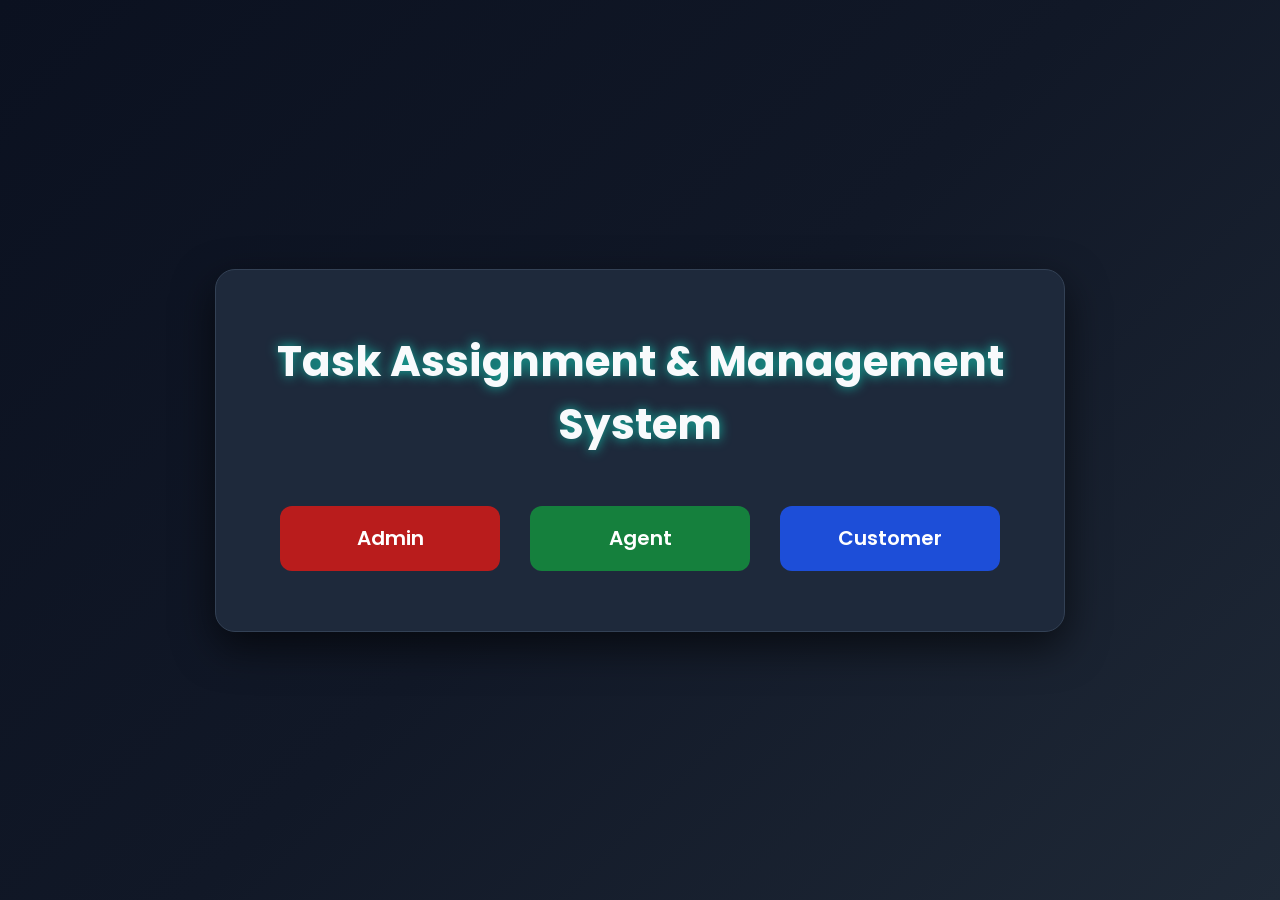
<file: index.html>
<!DOCTYPE html>
<html lang="en">
<head>
    <meta charset="UTF-8">
    <meta name="viewport" content="width=device-width, initial-scale=1.0">
    <title>TAMS</title>
    
    <link rel="stylesheet" href="index.css">
</head>
<body>
    

<div class="container">
    <h1>Task Assignment & Management System</h1>

    <div class="button-group">
        <a href="Admin/Admin.html">
            <button class="btn admin">Admin</button>
        </a>

        <a href="Agent/Agent.html">
            <button class="btn agent">Agent</button>
        </a>

        <a href="Customer/Customer.html">
            <button class="btn customer">Customer</button>
        </a>
    </div>
</div>




</body>
</html>
</file>
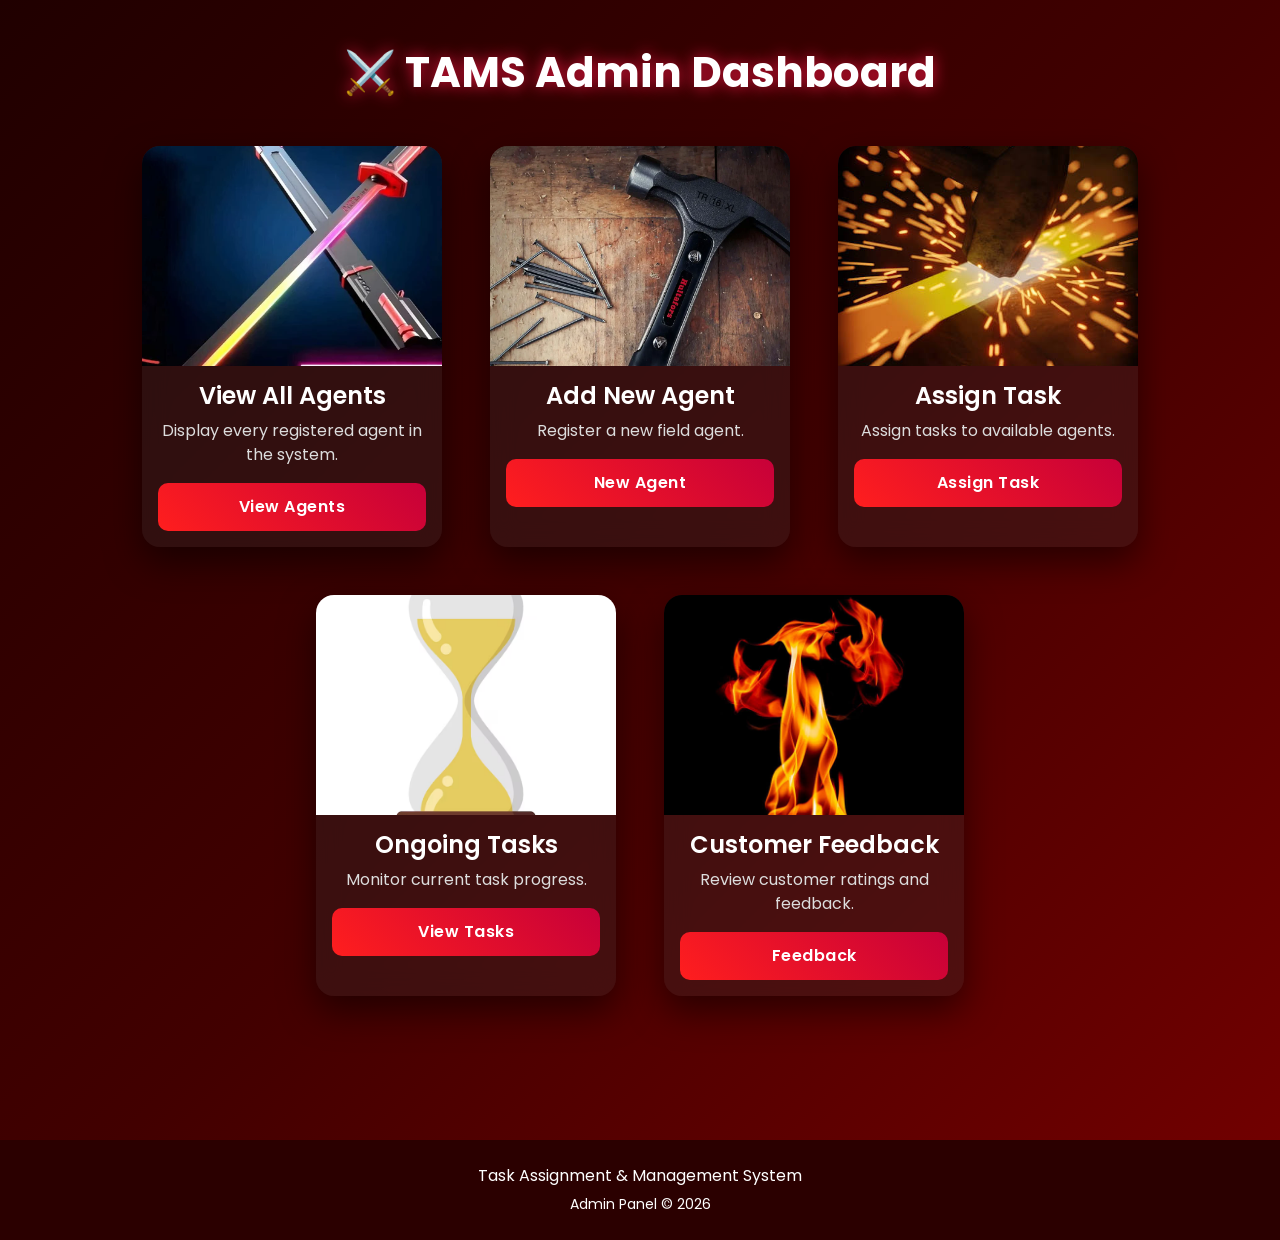
<file: Admin/Admin.html>
<!DOCTYPE html>
<html lang="en">
<head>
    <meta charset="UTF-8">
    <meta name="viewport" content="width=device-width, initial-scale=1.0">
    <title>Admin Dashboard | TAMS</title>

    <!-- Bootstrap -->
    <link href="https://cdn.jsdelivr.net/npm/bootstrap@5.3.8/dist/css/bootstrap.min.css" rel="stylesheet">
    <script src="https://cdn.jsdelivr.net/npm/bootstrap@5.3.8/dist/js/bootstrap.bundle.min.js"></script>

    <!-- Custom CSS -->
    <link rel="stylesheet" href="admin.css">

    <!-- JavaScript -->
    <script src="admin.js"></script>
</head>

<body>

<div class="container py-5">

    <h1 class="text-center mb-5">⚔️ TAMS Admin Dashboard</h1>

    <!-- Cards -->
    <div class="d-flex flex-wrap justify-content-center gap-5">

        <!-- View All Agents -->
        <div class="card">
            <img src="sword.webp" class="card-img-top" alt="View Agents">

            <div class="card-body text-center">
                <h5 class="card-title">View All Agents</h5>

                <p class="card-text">
                    Display every registered agent in the system.
                </p>

                <button onclick="showTable()">View Agents</button>
            </div>
        </div>

        <!-- Add Agent -->
        <div class="card">
            <img src="hammer.webp" class="card-img-top" alt="Add Agent">

            <div class="card-body text-center">
                <h5 class="card-title">Add New Agent</h5>

                <p class="card-text">
                    Register a new field agent.
                </p>

                <button>New Agent</button>
            </div>
        </div>

        <!-- Assign Task -->
        <div class="card">
            <img src="forge.jpeg" class="card-img-top" alt="Assign Task">

            <div class="card-body text-center">
                <h5 class="card-title">Assign Task</h5>

                <p class="card-text">
                    Assign tasks to available agents.
                </p>

                <button>Assign Task</button>
            </div>
        </div>

        <!-- Ongoing Tasks -->
        <div class="card">
            <img src="sand.avif" class="card-img-top" alt="Ongoing Task">

            <div class="card-body text-center">
                <h5 class="card-title">Ongoing Tasks</h5>

                <p class="card-text">
                    Monitor current task progress.
                </p>

                <button>View Tasks</button>
            </div>
        </div>

        <!-- Customer Feedback -->
        <div class="card">
            <img src="fire.jpeg" class="card-img-top" alt="Customer Feedback">

            <div class="card-body text-center">
                <h5 class="card-title">Customer Feedback</h5>

                <p class="card-text">
                    Review customer ratings and feedback.
                </p>

                <button>Feedback</button>
            </div>
        </div>

    </div>

    <!-- Table -->
    <div class="mt-5">

        <table id="userTable" class="table table-bordered table-hover text-center" style="display:none;">

            <thead class="table-dark">

                <tr>
                    <th>ID</th>
                    <th>Name</th>
                    <th>Age</th>
                    <th>Department</th>
                </tr>

            </thead>

            <tbody id="userData"></tbody>

        </table>

        <div class="text-center">

            <button id="getBtn"
                    onclick="getUsers()"
                    style="display:none; width:200px;">
                GET USERS
            </button>

        </div>

    </div>

</div>

<!-- Footer -->

<footer class="text-center py-4 mt-5">
    <p class="mb-1">Task Assignment & Management System</p>
    <small>Admin Panel © 2026</small>
</footer>

</body>
</html>
</file>
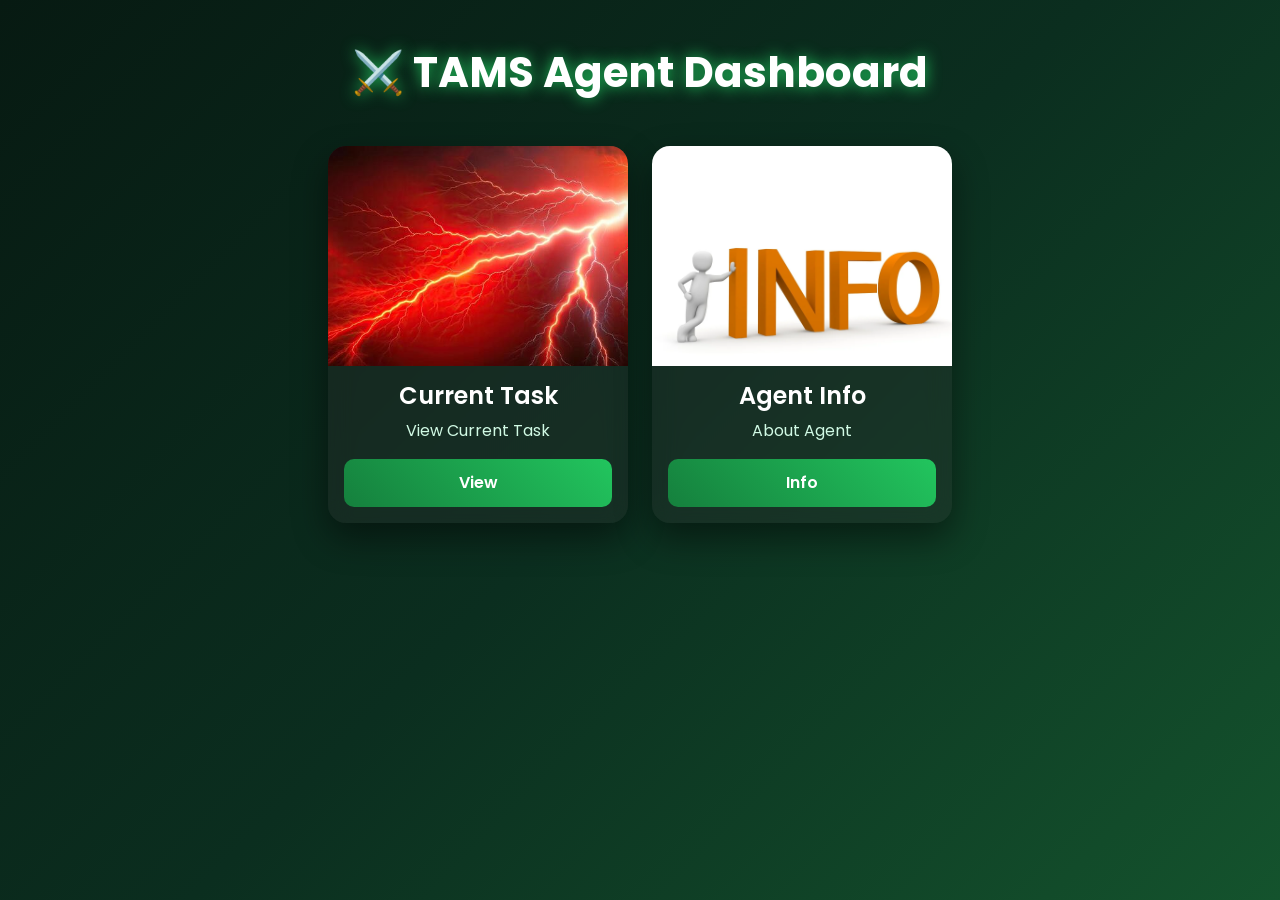
<file: Agent/Agent.html>
<!DOCTYPE html>
<html lang="en">
<head>
    <meta charset="UTF-8">
    <meta name="viewport" content="width=device-width, initial-scale=1.0">
    <title>Agent Dashboard</title>

    <!-- Bootstrap -->
    <link href="https://cdn.jsdelivr.net/npm/bootstrap@5.3.8/dist/css/bootstrap.min.css" rel="stylesheet">
    <script src="https://cdn.jsdelivr.net/npm/bootstrap@5.3.8/dist/js/bootstrap.bundle.min.js"></script>

    <!-- Custom CSS -->
    <link rel="stylesheet" href="Agent.css">
</head>

<body>

<div class="container py-5">

    <h1 class="text-center mb-5">⚔️ TAMS Agent Dashboard</h1>

    <!-- Cards -->
    <div class="d-flex flex-wrap justify-content-center gap-4">

        <!-- Current Task -->
        <div class="card" style="width:18rem;">
            <img src="thunder.jpg" class="card-img-top" alt="Current Task">

            <div class="card-body text-center">
                <h5 class="card-title">Current Task</h5>

                <p class="card-text">
                    View Current Task
                </p>

                <button>View</button>
            </div>
        </div>

        <!-- User Info -->
        <div class="card" style="width:18rem;">
            <img src="info.jpg" class="card-img-top" alt="Info">

            <div class="card-body text-center">
                <h5 class="card-title">Agent Info</h5>

                <p class="card-text">
                    About Agent 
                </p>

                <button>Info</button>
            </div>
        </div>

        

        

    </div>

</div>

<!-- Footer -->
<!--
<footer class="text-center py-3">
    <p class="mb-0">Contact Admin: admintams@gmail.com</p>
</footer>
-->

</body>
</html>
</file>
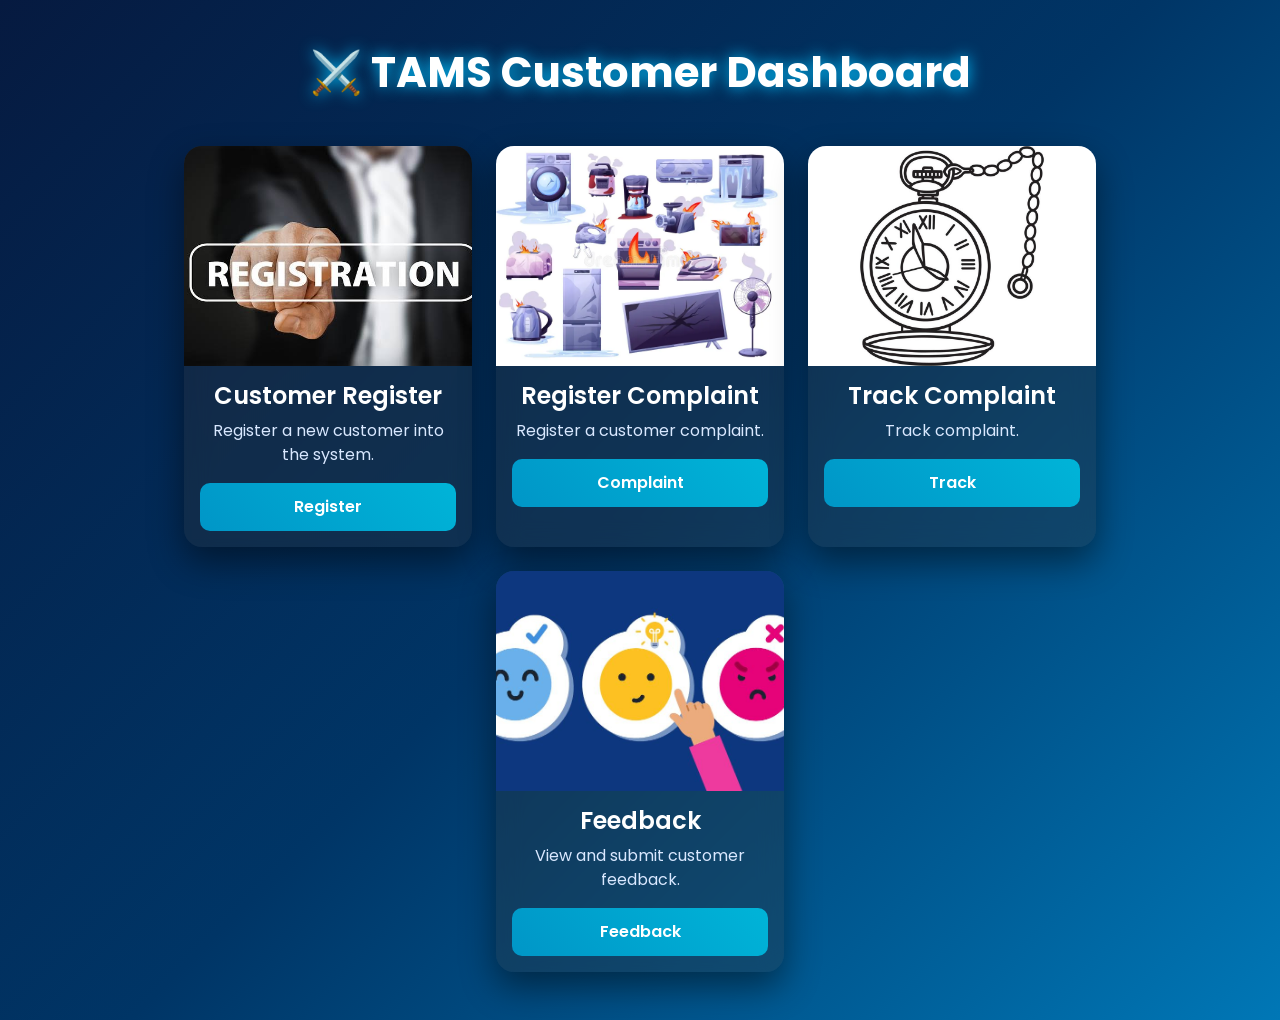
<file: Customer/Customer.html>
<!DOCTYPE html>
<html lang="en">
<head>
    <meta charset="UTF-8">
    <meta name="viewport" content="width=device-width, initial-scale=1.0">
    <title>Customer Dashboard</title>

    <!-- Bootstrap -->
    <link href="https://cdn.jsdelivr.net/npm/bootstrap@5.3.8/dist/css/bootstrap.min.css" rel="stylesheet">
    <script src="https://cdn.jsdelivr.net/npm/bootstrap@5.3.8/dist/js/bootstrap.bundle.min.js"></script>

    <!-- Custom CSS -->
    <link rel="stylesheet" href="Customer.css">
</head>

<body>

<div class="container py-5">

    <h1 class="text-center mb-5">⚔️ TAMS Customer Dashboard</h1>

    <!-- Cards -->
    <div class="d-flex flex-wrap justify-content-center gap-4">

        <!-- Customer Register -->
        <div class="card" style="width:18rem;">
            <img src="images.jpeg" class="card-img-top" alt="Customer Register">

            <div class="card-body text-center">
                <h5 class="card-title">Customer Register</h5>

                <p class="card-text">
                    Register a new customer into the system.
                </p>

                <button>Register</button>
            </div>
        </div>

        <!-- Register Complaint -->
        <div class="card" style="width:18rem;">
            <img src="issue.webp" class="card-img-top" alt="Complaint">

            <div class="card-body text-center">
                <h5 class="card-title">Register Complaint</h5>

                <p class="card-text">
                    Register a customer complaint.
                </p>

                <button>Complaint</button>
            </div>
        </div>

        <!-- Track Complaint -->
        <div class="card" style="width:18rem;">
            <img src="clock.jpg" class="card-img-top" alt="Complaint">

            <div class="card-body text-center">
                <h5 class="card-title">Track Complaint</h5>

                <p class="card-text">
                    Track complaint.
                </p>

                <button>Track</button>
            </div>
        </div>

        <!-- Feedback -->
        <div class="card" style="width:18rem;">
            <img src="feed.jpg" class="card-img-top" alt="Feedback">

            <div class="card-body text-center">
                <h5 class="card-title">Feedback</h5>

                <p class="card-text">
                    View and submit customer feedback.
                </p>

                <button>Feedback</button>
            </div>
        </div>

    </div>

</div>

<!-- Footer -->
<!--
<footer class="text-center py-3">
    <p class="mb-0">Contact Admin: admintams@gmail.com</p>
</footer>
-->

</body>
</html>
</file>
<file: index.css>
@import url('https://fonts.googleapis.com/css2?family=Poppins:wght@300;400;500;600;700&display=swap');

*{
    margin:0;
    padding:0;
    box-sizing:border-box;
    font-family:'Poppins',sans-serif;
}

body{
    min-height:100vh;
    display:flex;
    justify-content:center;
    align-items:center;

    background:linear-gradient(135deg,#0b1120,#111827,#1f2937);
}

.container{
    width:90%;
    max-width:850px;
    text-align:center;

    background:#1e293b;
    border:1px solid #334155;
    border-radius:20px;

    padding:60px 40px;

    box-shadow:0 15px 40px rgba(0,0,0,.6);
}

h1{
    color:#f8fafc;
    font-size:42px;
    font-weight:700;
    margin-bottom:50px;
    text-shadow:0 0 12px #14b8a6;
}

.button-group{
    display:flex;
    justify-content:center;
    gap:30px;
    flex-wrap:wrap;
}

.btn{
    width:220px;
    height:65px;

    border:none;
    border-radius:12px;

    color:white;
    font-size:20px;
    font-weight:600;

    cursor:pointer;
    transition:.35s;
}

/* Admin */

.admin{
    background:#b91c1c;
}

.admin:hover{
    background:#dc2626;
    transform:translateY(-6px);
    box-shadow:0 0 20px #dc2626;
}

/* Agent */

.agent{
    background:#15803d;
}

.agent:hover{
    background:#16a34a;
    transform:translateY(-6px);
    box-shadow:0 0 20px #22c55e;
}

/* Customer */

.customer{
    background:#1d4ed8;
}

.customer:hover{
    background:#2563eb;
    transform:translateY(-6px);
    box-shadow:0 0 20px #3b82f6;
}

a{
    text-decoration:none;
}




@media (max-width:768px){

    .container{
        width:90%;
        padding:30px 20px;
    }

    h1{
        font-size:32px;
        line-height:1.3;
    }

    .button-group{
        display:flex;
        flex-direction:column;
        align-items:center;
        gap:18px;
    }

    .btn{
        width:180px;
        height:55px;
        font-size:20px;
    }
}
</file>
<file: Admin/admin.css>
@import url('https://fonts.googleapis.com/css2?family=Poppins:wght@300;400;500;600;700&display=swap');

*{
    margin:0;
    padding:0;
    box-sizing:border-box;
    font-family:'Poppins',sans-serif;
}

body{
    min-height:100vh;
    background:linear-gradient(135deg,#200000,#420000,#750000);
    color:white;
}

/* Heading */

h1{
    font-size:42px;
    font-weight:700;
    color:#fff;
    text-shadow:0 0 15px crimson;
    margin-bottom:40px;
}

/* Card Layout */

.d-flex{
    gap:30px;
}

/* Card */

.card{
    width:300px;
    border:none;
    border-radius:18px;
    overflow:hidden;

    background:rgba(255,255,255,.08);
    backdrop-filter:blur(12px);

    box-shadow:0 15px 35px rgba(0,0,0,.5);

    transition:.4s;
}

.card:hover{
    transform:translateY(-12px);
    box-shadow:0 0 30px crimson;
}

/* Image */

.card img{
    height:220px;
    object-fit:cover;
}

/* Card Body */

.card-body{
    background:rgba(0,0,0,.25);
    color:white;
    text-align:center;
}

.card-title{
    font-size:24px;
    font-weight:600;
}

.card-text{
    color:#ddd;
}

/* Button */

button{
    width:100%;
    padding:12px;
    border:none;
    border-radius:10px;

    background:linear-gradient(45deg,#ff1e1e,#c70039);

    color:white;
    font-weight:600;
    letter-spacing:.5px;

    cursor:pointer;
    transition:.3s;
}

button:hover{

    background:linear-gradient(45deg,#69ff3b,#ff1744);

    transform:scale(1.05);

    box-shadow:0 0 20px crimson;
}

/* Table */

table{
    width:90%;
    margin:40px auto;

    border-collapse:collapse;

    overflow:hidden;

    border-radius:15px;

    background:white;

    color:black;

    box-shadow:0 0 25px rgba(0,0,0,.5);
}

th{
    background:#f10303a8;
    color:white;
    padding:15px;
}

td{
    padding:14px;
}

tr:nth-child(even){
    background:#f8d7da;
}

tr:hover{
    background:#ffd6db;
}

/* Footer */

footer{
    margin-top:60px;
    padding:20px;
    background:#2b0000;
    color:white;
    text-align:center;
}

/* Responsive */

@media(max-width:992px){

.card{
    width:45%;
}

}

@media(max-width:768px){

.card{
    width:100%;
}

h1{
    font-size:32px;
}

table{
    width:100%;
    font-size:14px;
}

}
</file>
<file: Agent/Agent.css>
@import url('https://fonts.googleapis.com/css2?family=Poppins:wght@300;400;500;600;700&display=swap');

*{
    margin:0;
    padding:0;
    box-sizing:border-box;
    font-family:'Poppins',sans-serif;
}

body{
    min-height:100vh;
    background:linear-gradient(135deg,#071a12,#0b2e1f,#14532d);
    color:white;
}

/* Heading */

h1{
    font-size:42px;
    font-weight:700;
    color:#fff;
    text-shadow:0 0 15px #22c55e;
    margin-bottom:40px;
}

/* Cards */

.card{
    width:300px !important;
    border:none;
    border-radius:18px;
    overflow:hidden;

    background:rgba(255,255,255,.08);
    backdrop-filter:blur(12px);

    box-shadow:0 15px 35px rgba(0,0,0,.45);

    transition:.4s;
}

.card:hover{
    transform:translateY(-10px);
    box-shadow:0 0 25px #22c55e;
}

.card img{
    height:220px;
    object-fit:cover;
}

.card-body{
    background:rgba(0,0,0,.25);
    color:white;
}

.card-title{
    font-size:24px;
    font-weight:600;
}

.card-text{
    color:#d1fae5;
}

/* Buttons */

button{
    width:100%;
    padding:12px;
    border:none;
    border-radius:10px;

    background:linear-gradient(45deg,#15803d,#22c55e);

    color:white;
    font-size:16px;
    font-weight:600;

    cursor:pointer;
    transition:.3s;
}

button:hover{
    background:linear-gradient(45deg,#16a34a,#4ade80);
    transform:scale(1.05);
    box-shadow:0 0 20px #22c55e;
}

/* Footer */

footer{
    margin-top:60px;
    padding:20px;
    background:#052e16;
    color:white;
    text-align:center;
}

/* Responsive */

@media(max-width:992px){

    .card{
        width:45% !important;
    }

}

@media(max-width:768px){

    .card{
        width:100% !important;
    }

    h1{
        font-size:32px;
    }

}
</file>
<file: Customer/Customer.css>
@import url('https://fonts.googleapis.com/css2?family=Poppins:wght@300;400;500;600;700&display=swap');

*{
    margin:0;
    padding:0;
    box-sizing:border-box;
    font-family:'Poppins',sans-serif;
}

body{
    min-height:100vh;
    background:linear-gradient(135deg,#061a40,#003566,#0077b6);
    color:white;
}

/* Heading */

h1{
    font-size:42px;
    font-weight:700;
    color:#fff;
    text-shadow:0 0 15px #00c2ff;
    margin-bottom:40px;
}

/* Card Layout */

.d-flex{
    gap:30px;
}

/* Cards */

.card{
    width:300px;
    border:none;
    border-radius:18px;
    overflow:hidden;
    background:rgba(255,255,255,.08);
    backdrop-filter:blur(12px);
    box-shadow:0 15px 35px rgba(0,0,0,.45);
    transition:.4s;
}

.card:hover{
    transform:translateY(-12px);
    box-shadow:0 0 30px #00c2ff;
}

/* Images */

.card img{
    height:220px;
    object-fit:cover;
}

/* Card Body */

.card-body{
    background:rgba(0,0,0,.25);
    color:white;
    text-align:center;
}

.card-title{
    font-size:24px;
    font-weight:600;
}

.card-text{
    color:#d9e8ff;
}

/* Buttons */

button{
    width:100%;
    padding:12px;
    border:none;
    border-radius:10px;
    background:linear-gradient(45deg,#0096c7,#00b4d8);
    color:white;
    font-size:16px;
    font-weight:600;
    cursor:pointer;
    transition:.3s;
}

button:hover{
    background:linear-gradient(45deg,#00b4d8,#48cae4);
    transform:scale(1.05);
    box-shadow:0 0 20px #00c2ff;
}

/* Footer */

footer{
    margin-top:60px;
    padding:20px;
    background:#002855;
    color:white;
    text-align:center;
}

/* Responsive */

@media(max-width:992px){

    .card{
        width:45%;
    }

}

@media(max-width:768px){

    .card{
        width:100%;
    }

    h1{
        font-size:32px;
    }

}
</file>
